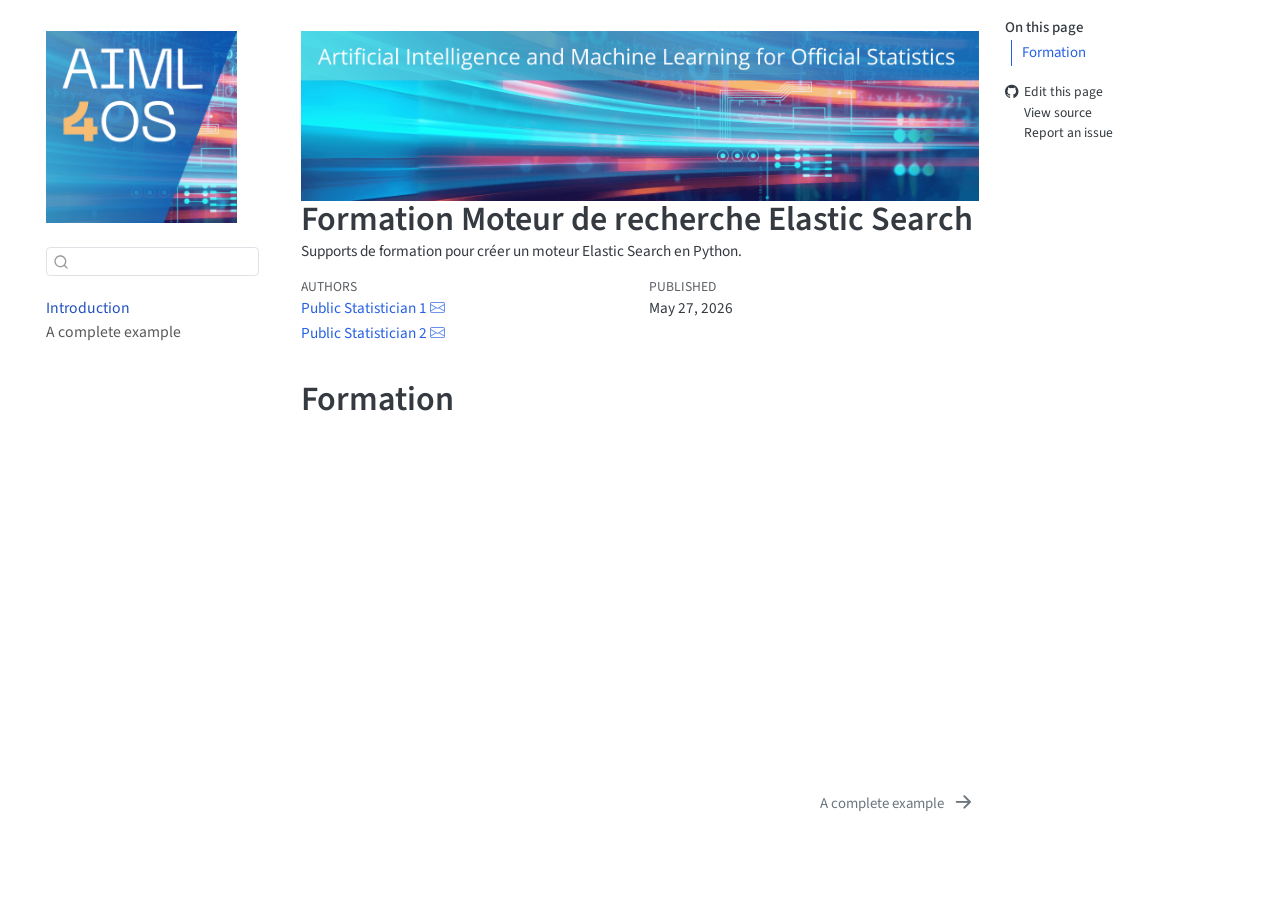
<file: index.html>
<!DOCTYPE html>
<html xmlns="http://www.w3.org/1999/xhtml" lang="en" xml:lang="en"><head>

<meta charset="utf-8">
<meta name="generator" content="quarto-1.9.38">

<meta name="viewport" content="width=device-width, initial-scale=1.0, user-scalable=yes">

<meta name="author" content="Public Statistician 1">
<meta name="author" content="Public Statistician 2">
<meta name="dcterms.date" content="2026-05-27">
<meta name="description" content="Supports de formation pour créer un moteur Elastic Search en Python.">

<title>Formation Moteur de recherche Elastic Search – Template for training resources in Python</title>
<style>
/* Default styles provided by pandoc.
** See https://pandoc.org/MANUAL.html#variables-for-html for config info.
*/
code{white-space: pre-wrap;}
span.smallcaps{font-variant: small-caps;}
div.columns{display: flex; gap: min(4vw, 1.5em);}
div.column{flex: auto; overflow-x: auto;}
div.hanging-indent{margin-left: 1.5em; text-indent: -1.5em;}
ul.task-list{list-style: none;}
ul.task-list li input[type="checkbox"] {
  width: 0.8em;
  margin: 0 0.8em 0.2em -1em; /* quarto-specific, see https://github.com/quarto-dev/quarto-cli/issues/4556 */ 
  vertical-align: middle;
}
</style>


<script src="site_libs/quarto-nav/quarto-nav.js"></script>
<script src="site_libs/quarto-nav/headroom.min.js"></script>
<script src="site_libs/clipboard/clipboard.min.js"></script>
<script src="site_libs/quarto-search/autocomplete.umd.js"></script>
<script src="site_libs/quarto-search/fuse.min.js"></script>
<script src="site_libs/quarto-search/quarto-search.js"></script>
<meta name="quarto:offset" content="./">
<link href="./chapters/chapter1.html" rel="next">
<link href="./resources/profile/main3.png" rel="icon" type="image/png">
<script src="site_libs/quarto-html/quarto.js" type="module"></script>
<script src="site_libs/quarto-html/tabsets/tabsets.js" type="module"></script>
<script src="site_libs/quarto-html/popper.min.js"></script>
<script src="site_libs/quarto-html/tippy.umd.min.js"></script>
<script src="site_libs/quarto-html/anchor.min.js"></script>
<link href="site_libs/quarto-html/tippy.css" rel="stylesheet">
<link href="site_libs/quarto-html/quarto-syntax-highlighting-15634bcf2e68342d4ad2dfa704d543f6.css" rel="stylesheet" class="quarto-color-scheme" id="quarto-text-highlighting-styles">
<link href="site_libs/quarto-html/quarto-syntax-highlighting-dark-0a6b7249c26820e032cb0bd839ff02b1.css" rel="stylesheet" class="quarto-color-scheme quarto-color-alternate" id="quarto-text-highlighting-styles">
<link href="site_libs/quarto-html/quarto-syntax-highlighting-15634bcf2e68342d4ad2dfa704d543f6.css" rel="stylesheet" class="quarto-color-scheme-extra" id="quarto-text-highlighting-styles">
<script src="site_libs/bootstrap/bootstrap.min.js"></script>
<link href="site_libs/bootstrap/bootstrap-icons.css" rel="stylesheet">
<link href="site_libs/bootstrap/bootstrap-94b323657c735dfe3b1bf6ebb2c33a55.min.css" rel="stylesheet" append-hash="true" class="quarto-color-scheme" id="quarto-bootstrap" data-mode="light">
<link href="site_libs/bootstrap/bootstrap-dark-94b323657c735dfe3b1bf6ebb2c33a55.min.css" rel="stylesheet" append-hash="true" class="quarto-color-scheme quarto-color-alternate" id="quarto-bootstrap" data-mode="light">
<link href="site_libs/bootstrap/bootstrap-94b323657c735dfe3b1bf6ebb2c33a55.min.css" rel="stylesheet" append-hash="true" class="quarto-color-scheme-extra" id="quarto-bootstrap" data-mode="light">
<script id="quarto-search-options" type="application/json">{
  "location": "sidebar",
  "copy-button": false,
  "collapse-after": 3,
  "panel-placement": "start",
  "type": "textbox",
  "limit": 50,
  "keyboard-shortcut": [
    "f",
    "/",
    "s"
  ],
  "show-item-context": false,
  "language": {
    "search-no-results-text": "No results",
    "search-matching-documents-text": "matching documents",
    "search-copy-link-title": "Copy link to search",
    "search-hide-matches-text": "Hide additional matches",
    "search-more-match-text": "more match in this document",
    "search-more-matches-text": "more matches in this document",
    "search-clear-button-title": "Clear",
    "search-text-placeholder": "",
    "search-detached-cancel-button-title": "Cancel",
    "search-submit-button-title": "Submit",
    "search-label": "Search"
  }
}</script>


<link rel="stylesheet" href="styles.css">
</head>

<body class="nav-sidebar floating quarto-light">

<div id="quarto-search-results"></div>
  <header id="quarto-header" class="headroom fixed-top">
  <nav class="quarto-secondary-nav">
    <div class="container-fluid d-flex">
      <button type="button" class="quarto-btn-toggle btn" data-bs-toggle="collapse" role="button" data-bs-target=".quarto-sidebar-collapse-item" aria-controls="quarto-sidebar" aria-expanded="false" aria-label="Toggle sidebar navigation" onclick="if (window.quartoToggleHeadroom) { window.quartoToggleHeadroom(); }">
        <i class="bi bi-layout-text-sidebar-reverse"></i>
      </button>
        <nav class="quarto-page-breadcrumbs" aria-label="breadcrumb"><ol class="breadcrumb"><li class="breadcrumb-item"><a href="./index.html">Introduction</a></li></ol></nav>
        <a class="flex-grow-1" role="navigation" data-bs-toggle="collapse" data-bs-target=".quarto-sidebar-collapse-item" aria-controls="quarto-sidebar" aria-expanded="false" aria-label="Toggle sidebar navigation" onclick="if (window.quartoToggleHeadroom) { window.quartoToggleHeadroom(); }">      
        </a>
      <button type="button" class="btn quarto-search-button" aria-label="Search" onclick="window.quartoOpenSearch();">
        <i class="bi bi-search"></i>
      </button>
    </div>
  </nav>
</header>
<!-- content -->
<div id="quarto-content" class="quarto-container page-columns page-rows-contents page-layout-article">
<!-- sidebar -->
  <nav id="quarto-sidebar" class="sidebar collapse collapse-horizontal quarto-sidebar-collapse-item sidebar-navigation floating overflow-auto">
    <div class="pt-lg-2 mt-2 text-left sidebar-header">
      <a href="./index.html" class="sidebar-logo-link">
      <img src="./resources/profile/main3.png" alt="" class="sidebar-logo light-content py-0 d-lg-inline d-none">
      <img src="./resources/profile/main3.png" alt="" class="sidebar-logo dark-content py-0 d-lg-inline d-none">
      </a>
      </div>
        <div class="mt-2 flex-shrink-0 align-items-center">
        <div class="sidebar-search">
        <div id="quarto-search" class="" title="Search"></div>
        </div>
        </div>
    <div class="sidebar-menu-container"> 
    <ul class="list-unstyled mt-1">
        <li class="sidebar-item">
  <div class="sidebar-item-container"> 
  <a href="./index.html" class="sidebar-item-text sidebar-link active">
 <span class="menu-text">Introduction</span></a>
  </div>
</li>
        <li class="sidebar-item">
  <div class="sidebar-item-container"> 
  <a href="./chapters/chapter1.html" class="sidebar-item-text sidebar-link">
 <span class="menu-text">A complete example</span></a>
  </div>
</li>
    </ul>
    </div>
</nav>
<div id="quarto-sidebar-glass" class="quarto-sidebar-collapse-item" data-bs-toggle="collapse" data-bs-target=".quarto-sidebar-collapse-item"></div>
<!-- margin-sidebar -->
    <div id="quarto-margin-sidebar" class="sidebar margin-sidebar">
        <nav id="TOC" role="doc-toc" class="toc-active">
    <h2 id="toc-title">On this page</h2>
   
  <ul>
  <li><a href="#formation" id="toc-formation" class="nav-link active" data-scroll-target="#formation">Formation</a></li>
  </ul>
<div class="toc-actions"><ul><li><a href="https://github.com/InseeFrLab/elastic-search-formation/edit/main/index.qmd" class="toc-action"><i class="bi bi-github"></i>Edit this page</a></li><li><a href="https://github.com/InseeFrLab/elastic-search-formation/blob/main/index.qmd" class="toc-action"><i class="bi empty"></i>View source</a></li><li><a href="https://github.com/InseeFrLab/elastic-search-formation/issues/new" class="toc-action"><i class="bi empty"></i>Report an issue</a></li></ul></div></nav>
    </div>
<!-- main -->
<main class="content" id="quarto-document-content">
<img src="resources/cover/main2.png" style="max-width:900px;width:100%"><br>

<header id="title-block-header" class="quarto-title-block default">
<div class="quarto-title">
<h1 class="title">Formation Moteur de recherche Elastic Search</h1>
</div>

<div>
  <div class="description">
    <p>Supports de formation pour créer un moteur Elastic Search en Python.</p>
  </div>
</div>


<div class="quarto-title-meta">

    <div>
    <div class="quarto-title-meta-heading">Authors</div>
    <div class="quarto-title-meta-contents">
             <p><a href="https://github.com/publicstatistician1">Public Statistician 1</a> <a href="mailto:Public.Statistician1@statistics.org" class="quarto-title-author-email"><i class="bi bi-envelope"></i></a> </p>
             <p><a href="https://github.com/publicstatistician2">Public Statistician 2</a> <a href="mailto:Public.Statistician2@statistics.org" class="quarto-title-author-email"><i class="bi bi-envelope"></i></a> </p>
          </div>
  </div>
    
    <div>
    <div class="quarto-title-meta-heading">Published</div>
    <div class="quarto-title-meta-contents">
      <p class="date">May 27, 2026</p>
    </div>
  </div>
  
    
  </div>
  


</header>


<section id="formation" class="level1">
<h1>Formation</h1>


</section>

</main> <!-- /main -->
<script id="quarto-html-after-body" type="application/javascript">
  window.document.addEventListener("DOMContentLoaded", function (event) {
    const icon = "";
    const anchorJS = new window.AnchorJS();
    anchorJS.options = {
      placement: 'right',
      icon: icon
    };
    anchorJS.add('.anchored');
    const isCodeAnnotation = (el) => {
      for (const clz of el.classList) {
        if (clz.startsWith('code-annotation-')) {                     
          return true;
        }
      }
      return false;
    }
    const onCopySuccess = function(e) {
      // button target
      const button = e.trigger;
      // don't keep focus
      button.blur();
      // flash "checked"
      button.classList.add('code-copy-button-checked');
      var currentTitle = button.getAttribute("title");
      button.setAttribute("title", "Copied!");
      let tooltip;
      if (window.bootstrap) {
        button.setAttribute("data-bs-toggle", "tooltip");
        button.setAttribute("data-bs-placement", "left");
        button.setAttribute("data-bs-title", "Copied!");
        tooltip = new bootstrap.Tooltip(button, 
          { trigger: "manual", 
            customClass: "code-copy-button-tooltip",
            offset: [0, -8]});
        tooltip.show();    
      }
      setTimeout(function() {
        if (tooltip) {
          tooltip.hide();
          button.removeAttribute("data-bs-title");
          button.removeAttribute("data-bs-toggle");
          button.removeAttribute("data-bs-placement");
        }
        button.setAttribute("title", currentTitle);
        button.classList.remove('code-copy-button-checked');
      }, 1000);
      // clear code selection
      e.clearSelection();
    }
    const getTextToCopy = function(trigger) {
      const outerScaffold = trigger.parentElement.cloneNode(true);
      const codeEl = outerScaffold.querySelector('code');
      for (const childEl of codeEl.children) {
        if (isCodeAnnotation(childEl)) {
          childEl.remove();
        }
      }
      return codeEl.innerText;
    }
    const clipboard = new window.ClipboardJS('.code-copy-button:not([data-in-quarto-modal])', {
      text: getTextToCopy
    });
    clipboard.on('success', onCopySuccess);
    if (window.document.getElementById('quarto-embedded-source-code-modal')) {
      const clipboardModal = new window.ClipboardJS('.code-copy-button[data-in-quarto-modal]', {
        text: getTextToCopy,
        container: window.document.getElementById('quarto-embedded-source-code-modal')
      });
      clipboardModal.on('success', onCopySuccess);
    }
      var localhostRegex = new RegExp(/^(?:http|https):\/\/localhost\:?[0-9]*\//);
      var mailtoRegex = new RegExp(/^mailto:/);
        var filterRegex = new RegExp("https:\/\/InseeFrLab\.github\.io\/elastic-search-formation");
      var isInternal = (href) => {
          return filterRegex.test(href) || localhostRegex.test(href) || mailtoRegex.test(href);
      }
      // Inspect non-navigation links and adorn them if external
     var links = window.document.querySelectorAll('a[href]:not(.nav-link):not(.navbar-brand):not(.toc-action):not(.sidebar-link):not(.sidebar-item-toggle):not(.pagination-link):not(.no-external):not([aria-hidden]):not(.dropdown-item):not(.quarto-navigation-tool):not(.about-link)');
      for (var i=0; i<links.length; i++) {
        const link = links[i];
        if (!isInternal(link.href)) {
          // undo the damage that might have been done by quarto-nav.js in the case of
          // links that we want to consider external
          if (link.dataset.originalHref !== undefined) {
            link.href = link.dataset.originalHref;
          }
        }
      }
    function tippyHover(el, contentFn, onTriggerFn, onUntriggerFn) {
      const config = {
        allowHTML: true,
        maxWidth: 500,
        delay: 100,
        arrow: false,
        appendTo: function(el) {
            return el.parentElement;
        },
        interactive: true,
        interactiveBorder: 10,
        theme: 'quarto',
        placement: 'bottom-start',
      };
      if (contentFn) {
        config.content = contentFn;
      }
      if (onTriggerFn) {
        config.onTrigger = onTriggerFn;
      }
      if (onUntriggerFn) {
        config.onUntrigger = onUntriggerFn;
      }
      window.tippy(el, config); 
    }
    const noterefs = window.document.querySelectorAll('a[role="doc-noteref"]');
    for (var i=0; i<noterefs.length; i++) {
      const ref = noterefs[i];
      tippyHover(ref, function() {
        // use id or data attribute instead here
        let href = ref.getAttribute('data-footnote-href') || ref.getAttribute('href');
        try { href = new URL(href).hash; } catch {}
        const id = href.replace(/^#\/?/, "");
        const note = window.document.getElementById(id);
        if (note) {
          return note.innerHTML;
        } else {
          return "";
        }
      });
    }
    const xrefs = window.document.querySelectorAll('a.quarto-xref');
    const processXRef = (id, note) => {
      // Strip column container classes
      const stripColumnClz = (el) => {
        el.classList.remove("page-full", "page-columns");
        if (el.children) {
          for (const child of el.children) {
            stripColumnClz(child);
          }
        }
      }
      stripColumnClz(note)
      if (id === null || id.startsWith('sec-')) {
        // Special case sections, only their first couple elements
        const container = document.createElement("div");
        if (note.children && note.children.length > 2) {
          container.appendChild(note.children[0].cloneNode(true));
          for (let i = 1; i < note.children.length; i++) {
            const child = note.children[i];
            if (child.tagName === "P" && child.innerText === "") {
              continue;
            } else {
              container.appendChild(child.cloneNode(true));
              break;
            }
          }
          if (window.Quarto?.typesetMath) {
            window.Quarto.typesetMath(container);
          }
          return container.innerHTML
        } else {
          if (window.Quarto?.typesetMath) {
            window.Quarto.typesetMath(note);
          }
          return note.innerHTML;
        }
      } else {
        // Remove any anchor links if they are present
        const anchorLink = note.querySelector('a.anchorjs-link');
        if (anchorLink) {
          anchorLink.remove();
        }
        if (window.Quarto?.typesetMath) {
          window.Quarto.typesetMath(note);
        }
        if (note.classList.contains("callout")) {
          return note.outerHTML;
        } else {
          return note.innerHTML;
        }
      }
    }
    for (var i=0; i<xrefs.length; i++) {
      const xref = xrefs[i];
      tippyHover(xref, undefined, function(instance) {
        instance.disable();
        let url = xref.getAttribute('href');
        let hash = undefined; 
        if (url.startsWith('#')) {
          hash = url;
        } else {
          try { hash = new URL(url).hash; } catch {}
        }
        if (hash) {
          const id = hash.replace(/^#\/?/, "");
          const note = window.document.getElementById(id);
          if (note !== null) {
            try {
              const html = processXRef(id, note.cloneNode(true));
              instance.setContent(html);
            } finally {
              instance.enable();
              instance.show();
            }
          } else {
            // See if we can fetch this
            fetch(url.split('#')[0])
            .then(res => res.text())
            .then(html => {
              const parser = new DOMParser();
              const htmlDoc = parser.parseFromString(html, "text/html");
              const note = htmlDoc.getElementById(id);
              if (note !== null) {
                const html = processXRef(id, note);
                instance.setContent(html);
              } 
            }).finally(() => {
              instance.enable();
              instance.show();
            });
          }
        } else {
          // See if we can fetch a full url (with no hash to target)
          // This is a special case and we should probably do some content thinning / targeting
          fetch(url)
          .then(res => res.text())
          .then(html => {
            const parser = new DOMParser();
            const htmlDoc = parser.parseFromString(html, "text/html");
            const note = htmlDoc.querySelector('main.content');
            if (note !== null) {
              // This should only happen for chapter cross references
              // (since there is no id in the URL)
              // remove the first header
              if (note.children.length > 0 && note.children[0].tagName === "HEADER") {
                note.children[0].remove();
              }
              const html = processXRef(null, note);
              instance.setContent(html);
            } 
          }).finally(() => {
            instance.enable();
            instance.show();
          });
        }
      }, function(instance) {
      });
    }
        let selectedAnnoteEl;
        const selectorForAnnotation = ( cell, annotation) => {
          let cellAttr = 'data-code-cell="' + cell + '"';
          let lineAttr = 'data-code-annotation="' +  annotation + '"';
          const selector = 'span[' + cellAttr + '][' + lineAttr + ']';
          return selector;
        }
        const selectCodeLines = (annoteEl) => {
          const doc = window.document;
          const targetCell = annoteEl.getAttribute("data-target-cell");
          const targetAnnotation = annoteEl.getAttribute("data-target-annotation");
          const annoteSpan = window.document.querySelector(selectorForAnnotation(targetCell, targetAnnotation));
          const lines = annoteSpan.getAttribute("data-code-lines").split(",");
          const lineIds = lines.map((line) => {
            return targetCell + "-" + line;
          })
          let top = null;
          let height = null;
          let parent = null;
          if (lineIds.length > 0) {
              //compute the position of the single el (top and bottom and make a div)
              const el = window.document.getElementById(lineIds[0]);
              top = el.offsetTop;
              height = el.offsetHeight;
              parent = el.parentElement.parentElement;
            if (lineIds.length > 1) {
              const lastEl = window.document.getElementById(lineIds[lineIds.length - 1]);
              const bottom = lastEl.offsetTop + lastEl.offsetHeight;
              height = bottom - top;
            }
            if (top !== null && height !== null && parent !== null) {
              // cook up a div (if necessary) and position it 
              let div = window.document.getElementById("code-annotation-line-highlight");
              if (div === null) {
                div = window.document.createElement("div");
                div.setAttribute("id", "code-annotation-line-highlight");
                div.style.position = 'absolute';
                parent.appendChild(div);
              }
              div.style.top = top - 2 + "px";
              div.style.height = height + 4 + "px";
              div.style.left = 0;
              let gutterDiv = window.document.getElementById("code-annotation-line-highlight-gutter");
              if (gutterDiv === null) {
                gutterDiv = window.document.createElement("div");
                gutterDiv.setAttribute("id", "code-annotation-line-highlight-gutter");
                gutterDiv.style.position = 'absolute';
                const codeCell = window.document.getElementById(targetCell);
                const gutter = codeCell.querySelector('.code-annotation-gutter');
                gutter.appendChild(gutterDiv);
              }
              gutterDiv.style.top = top - 2 + "px";
              gutterDiv.style.height = height + 4 + "px";
            }
            selectedAnnoteEl = annoteEl;
          }
        };
        const unselectCodeLines = () => {
          const elementsIds = ["code-annotation-line-highlight", "code-annotation-line-highlight-gutter"];
          elementsIds.forEach((elId) => {
            const div = window.document.getElementById(elId);
            if (div) {
              div.remove();
            }
          });
          selectedAnnoteEl = undefined;
        };
          // Handle positioning of the toggle
      window.addEventListener(
        "resize",
        throttle(() => {
          elRect = undefined;
          if (selectedAnnoteEl) {
            selectCodeLines(selectedAnnoteEl);
          }
        }, 10)
      );
      function throttle(fn, ms) {
      let throttle = false;
      let timer;
        return (...args) => {
          if(!throttle) { // first call gets through
              fn.apply(this, args);
              throttle = true;
          } else { // all the others get throttled
              if(timer) clearTimeout(timer); // cancel #2
              timer = setTimeout(() => {
                fn.apply(this, args);
                timer = throttle = false;
              }, ms);
          }
        };
      }
        // Attach click handler to the DT
        const annoteDls = window.document.querySelectorAll('dt[data-target-cell]');
        for (const annoteDlNode of annoteDls) {
          annoteDlNode.addEventListener('click', (event) => {
            const clickedEl = event.target;
            if (clickedEl !== selectedAnnoteEl) {
              unselectCodeLines();
              const activeEl = window.document.querySelector('dt[data-target-cell].code-annotation-active');
              if (activeEl) {
                activeEl.classList.remove('code-annotation-active');
              }
              selectCodeLines(clickedEl);
              clickedEl.classList.add('code-annotation-active');
            } else {
              // Unselect the line
              unselectCodeLines();
              clickedEl.classList.remove('code-annotation-active');
            }
          });
        }
    const findCites = (el) => {
      const parentEl = el.parentElement;
      if (parentEl) {
        const cites = parentEl.dataset.cites;
        if (cites) {
          return {
            el,
            cites: cites.split(' ')
          };
        } else {
          return findCites(el.parentElement)
        }
      } else {
        return undefined;
      }
    };
    var bibliorefs = window.document.querySelectorAll('a[role="doc-biblioref"]');
    for (var i=0; i<bibliorefs.length; i++) {
      const ref = bibliorefs[i];
      const citeInfo = findCites(ref);
      if (citeInfo) {
        tippyHover(citeInfo.el, function() {
          var popup = window.document.createElement('div');
          citeInfo.cites.forEach(function(cite) {
            var citeDiv = window.document.createElement('div');
            citeDiv.classList.add('hanging-indent');
            citeDiv.classList.add('csl-entry');
            var biblioDiv = window.document.getElementById('ref-' + cite);
            if (biblioDiv) {
              citeDiv.innerHTML = biblioDiv.innerHTML;
            }
            popup.appendChild(citeDiv);
          });
          return popup.innerHTML;
        });
      }
    }
  });
  </script>
<nav class="page-navigation">
  <div class="nav-page nav-page-previous">
  </div>
  <div class="nav-page nav-page-next">
      <a href="./chapters/chapter1.html" class="pagination-link" aria-label="A complete example">
        <span class="nav-page-text">A complete example</span> <i class="bi bi-arrow-right-short"></i>
      </a>
  </div>
</nav>
</div> <!-- /content -->




<footer class="footer"><div class="nav-footer"><div class="nav-footer-center"><div class="toc-actions d-sm-block d-md-none"><ul><li><a href="https://github.com/InseeFrLab/elastic-search-formation/edit/main/index.qmd" class="toc-action"><i class="bi bi-github"></i>Edit this page</a></li><li><a href="https://github.com/InseeFrLab/elastic-search-formation/blob/main/index.qmd" class="toc-action"><i class="bi empty"></i>View source</a></li><li><a href="https://github.com/InseeFrLab/elastic-search-formation/issues/new" class="toc-action"><i class="bi empty"></i>Report an issue</a></li></ul></div></div></div></footer></body></html>
</file>
<file: site_libs/quarto-html/tippy.css>
.tippy-box[data-animation=fade][data-state=hidden]{opacity:0}[data-tippy-root]{max-width:calc(100vw - 10px)}.tippy-box{position:relative;background-color:#333;color:#fff;border-radius:4px;font-size:14px;line-height:1.4;white-space:normal;outline:0;transition-property:transform,visibility,opacity}.tippy-box[data-placement^=top]>.tippy-arrow{bottom:0}.tippy-box[data-placement^=top]>.tippy-arrow:before{bottom:-7px;left:0;border-width:8px 8px 0;border-top-color:initial;transform-origin:center top}.tippy-box[data-placement^=bottom]>.tippy-arrow{top:0}.tippy-box[data-placement^=bottom]>.tippy-arrow:before{top:-7px;left:0;border-width:0 8px 8px;border-bottom-color:initial;transform-origin:center bottom}.tippy-box[data-placement^=left]>.tippy-arrow{right:0}.tippy-box[data-placement^=left]>.tippy-arrow:before{border-width:8px 0 8px 8px;border-left-color:initial;right:-7px;transform-origin:center left}.tippy-box[data-placement^=right]>.tippy-arrow{left:0}.tippy-box[data-placement^=right]>.tippy-arrow:before{left:-7px;border-width:8px 8px 8px 0;border-right-color:initial;transform-origin:center right}.tippy-box[data-inertia][data-state=visible]{transition-timing-function:cubic-bezier(.54,1.5,.38,1.11)}.tippy-arrow{width:16px;height:16px;color:#333}.tippy-arrow:before{content:"";position:absolute;border-color:transparent;border-style:solid}.tippy-content{position:relative;padding:5px 9px;z-index:1}
</file>
<file: site_libs/quarto-html/quarto-syntax-highlighting-15634bcf2e68342d4ad2dfa704d543f6.css>
/* quarto syntax highlight colors */
:root {
  --quarto-hl-ot-color: #003B4F;
  --quarto-hl-at-color: #657422;
  --quarto-hl-ss-color: #20794D;
  --quarto-hl-an-color: #5E5E5E;
  --quarto-hl-fu-color: #4758AB;
  --quarto-hl-st-color: #20794D;
  --quarto-hl-cf-color: #003B4F;
  --quarto-hl-op-color: #5E5E5E;
  --quarto-hl-er-color: #AD0000;
  --quarto-hl-bn-color: #AD0000;
  --quarto-hl-al-color: #AD0000;
  --quarto-hl-va-color: #111111;
  --quarto-hl-bu-color: inherit;
  --quarto-hl-ex-color: inherit;
  --quarto-hl-pp-color: #AD0000;
  --quarto-hl-in-color: #5E5E5E;
  --quarto-hl-vs-color: #20794D;
  --quarto-hl-wa-color: #5E5E5E;
  --quarto-hl-do-color: #5E5E5E;
  --quarto-hl-im-color: #00769E;
  --quarto-hl-ch-color: #20794D;
  --quarto-hl-dt-color: #AD0000;
  --quarto-hl-fl-color: #AD0000;
  --quarto-hl-co-color: #5E5E5E;
  --quarto-hl-cv-color: #5E5E5E;
  --quarto-hl-cn-color: #8f5902;
  --quarto-hl-sc-color: #5E5E5E;
  --quarto-hl-dv-color: #AD0000;
  --quarto-hl-kw-color: #003B4F;
}

/* other quarto variables */
:root {
  --quarto-font-monospace: SFMono-Regular, Menlo, Monaco, Consolas, "Liberation Mono", "Courier New", monospace;
}

/* syntax highlight based on Pandoc's rules */
pre > code.sourceCode > span {
  color: #003B4F;
}

code.sourceCode > span {
  color: #003B4F;
}

div.sourceCode,
div.sourceCode pre.sourceCode {
  color: #003B4F;
}

/* Normal */
code span {
  color: #003B4F;
}

/* Alert */
code span.al {
  color: #AD0000;
  font-style: inherit;
}

/* Annotation */
code span.an {
  color: #5E5E5E;
  font-style: inherit;
}

/* Attribute */
code span.at {
  color: #657422;
  font-style: inherit;
}

/* BaseN */
code span.bn {
  color: #AD0000;
  font-style: inherit;
}

/* BuiltIn */
code span.bu {
  font-style: inherit;
}

/* ControlFlow */
code span.cf {
  color: #003B4F;
  font-weight: bold;
  font-style: inherit;
}

/* Char */
code span.ch {
  color: #20794D;
  font-style: inherit;
}

/* Constant */
code span.cn {
  color: #8f5902;
  font-style: inherit;
}

/* Comment */
code span.co {
  color: #5E5E5E;
  font-style: inherit;
}

/* CommentVar */
code span.cv {
  color: #5E5E5E;
  font-style: italic;
}

/* Documentation */
code span.do {
  color: #5E5E5E;
  font-style: italic;
}

/* DataType */
code span.dt {
  color: #AD0000;
  font-style: inherit;
}

/* DecVal */
code span.dv {
  color: #AD0000;
  font-style: inherit;
}

/* Error */
code span.er {
  color: #AD0000;
  font-style: inherit;
}

/* Extension */
code span.ex {
  font-style: inherit;
}

/* Float */
code span.fl {
  color: #AD0000;
  font-style: inherit;
}

/* Function */
code span.fu {
  color: #4758AB;
  font-style: inherit;
}

/* Import */
code span.im {
  color: #00769E;
  font-style: inherit;
}

/* Information */
code span.in {
  color: #5E5E5E;
  font-style: inherit;
}

/* Keyword */
code span.kw {
  color: #003B4F;
  font-weight: bold;
  font-style: inherit;
}

/* Operator */
code span.op {
  color: #5E5E5E;
  font-style: inherit;
}

/* Other */
code span.ot {
  color: #003B4F;
  font-style: inherit;
}

/* Preprocessor */
code span.pp {
  color: #AD0000;
  font-style: inherit;
}

/* SpecialChar */
code span.sc {
  color: #5E5E5E;
  font-style: inherit;
}

/* SpecialString */
code span.ss {
  color: #20794D;
  font-style: inherit;
}

/* String */
code span.st {
  color: #20794D;
  font-style: inherit;
}

/* Variable */
code span.va {
  color: #111111;
  font-style: inherit;
}

/* VerbatimString */
code span.vs {
  color: #20794D;
  font-style: inherit;
}

/* Warning */
code span.wa {
  color: #5E5E5E;
  font-style: italic;
}

.prevent-inlining {
  content: "</";
}

/*# sourceMappingURL=f23921c56f73e400b49028c9186a1aa0.css.map */
</file>
<file: site_libs/quarto-html/quarto-syntax-highlighting-dark-0a6b7249c26820e032cb0bd839ff02b1.css>
/* quarto syntax highlight colors */
:root {
  --quarto-hl-al-color: #f07178;
  --quarto-hl-an-color: #d4d0ab;
  --quarto-hl-at-color: #00e0e0;
  --quarto-hl-bn-color: #d4d0ab;
  --quarto-hl-bu-color: #abe338;
  --quarto-hl-ch-color: #abe338;
  --quarto-hl-co-color: #f8f8f2;
  --quarto-hl-cv-color: #ffd700;
  --quarto-hl-cn-color: #ffd700;
  --quarto-hl-cf-color: #ffa07a;
  --quarto-hl-dt-color: #ffa07a;
  --quarto-hl-dv-color: #d4d0ab;
  --quarto-hl-do-color: #f8f8f2;
  --quarto-hl-er-color: #f07178;
  --quarto-hl-ex-color: #00e0e0;
  --quarto-hl-fl-color: #d4d0ab;
  --quarto-hl-fu-color: #ffa07a;
  --quarto-hl-im-color: #abe338;
  --quarto-hl-in-color: #d4d0ab;
  --quarto-hl-kw-color: #ffa07a;
  --quarto-hl-op-color: #ffa07a;
  --quarto-hl-ot-color: #00e0e0;
  --quarto-hl-pp-color: #dcc6e0;
  --quarto-hl-re-color: #00e0e0;
  --quarto-hl-sc-color: #abe338;
  --quarto-hl-ss-color: #abe338;
  --quarto-hl-st-color: #abe338;
  --quarto-hl-va-color: #00e0e0;
  --quarto-hl-vs-color: #abe338;
  --quarto-hl-wa-color: #dcc6e0;
}

/* other quarto variables */
:root {
  --quarto-font-monospace: SFMono-Regular, Menlo, Monaco, Consolas, "Liberation Mono", "Courier New", monospace;
}

/* syntax highlight based on Pandoc's rules */
pre > code.sourceCode > span {
  color: #f8f8f2;
}

code.sourceCode > span {
  color: #f8f8f2;
}

div.sourceCode,
div.sourceCode pre.sourceCode {
  color: #f8f8f2;
}

/* Normal */
code span {
  color: #f8f8f2;
}

/* Alert */
code span.al {
  color: #f07178;
}

/* Annotation */
code span.an {
  color: #d4d0ab;
}

/* Attribute */
code span.at {
  color: #00e0e0;
}

/* BaseN */
code span.bn {
  color: #d4d0ab;
}

/* BuiltIn */
code span.bu {
  color: #abe338;
}

/* ControlFlow */
code span.cf {
  font-weight: bold;
  color: #ffa07a;
}

/* Char */
code span.ch {
  color: #abe338;
}

/* Constant */
code span.cn {
  color: #ffd700;
}

/* Comment */
code span.co {
  font-style: italic;
  color: #f8f8f2;
}

/* CommentVar */
code span.cv {
  color: #ffd700;
}

/* Documentation */
code span.do {
  color: #f8f8f2;
}

/* DataType */
code span.dt {
  color: #ffa07a;
}

/* DecVal */
code span.dv {
  color: #d4d0ab;
}

/* Error */
code span.er {
  color: #f07178;
  text-decoration: underline;
}

/* Extension */
code span.ex {
  font-weight: bold;
  color: #00e0e0;
}

/* Float */
code span.fl {
  color: #d4d0ab;
}

/* Function */
code span.fu {
  color: #ffa07a;
}

/* Import */
code span.im {
  color: #abe338;
}

/* Information */
code span.in {
  color: #d4d0ab;
}

/* Keyword */
code span.kw {
  font-weight: bold;
  color: #ffa07a;
}

/* Operator */
code span.op {
  color: #ffa07a;
}

/* Other */
code span.ot {
  color: #00e0e0;
}

/* Preprocessor */
code span.pp {
  color: #dcc6e0;
}

/* RegionMarker */
code span.re {
  background-color: #f8f8f2;
  color: #00e0e0;
}

/* SpecialChar */
code span.sc {
  color: #abe338;
}

/* SpecialString */
code span.ss {
  color: #abe338;
}

/* String */
code span.st {
  color: #abe338;
}

/* Variable */
code span.va {
  color: #00e0e0;
}

/* VerbatimString */
code span.vs {
  color: #abe338;
}

/* Warning */
code span.wa {
  color: #dcc6e0;
}

.prevent-inlining {
  content: "</";
}

/*# sourceMappingURL=175367c052bafc98bd680af3479823f0.css.map */
</file>
<file: styles.css>
/* css styles */
</file>
